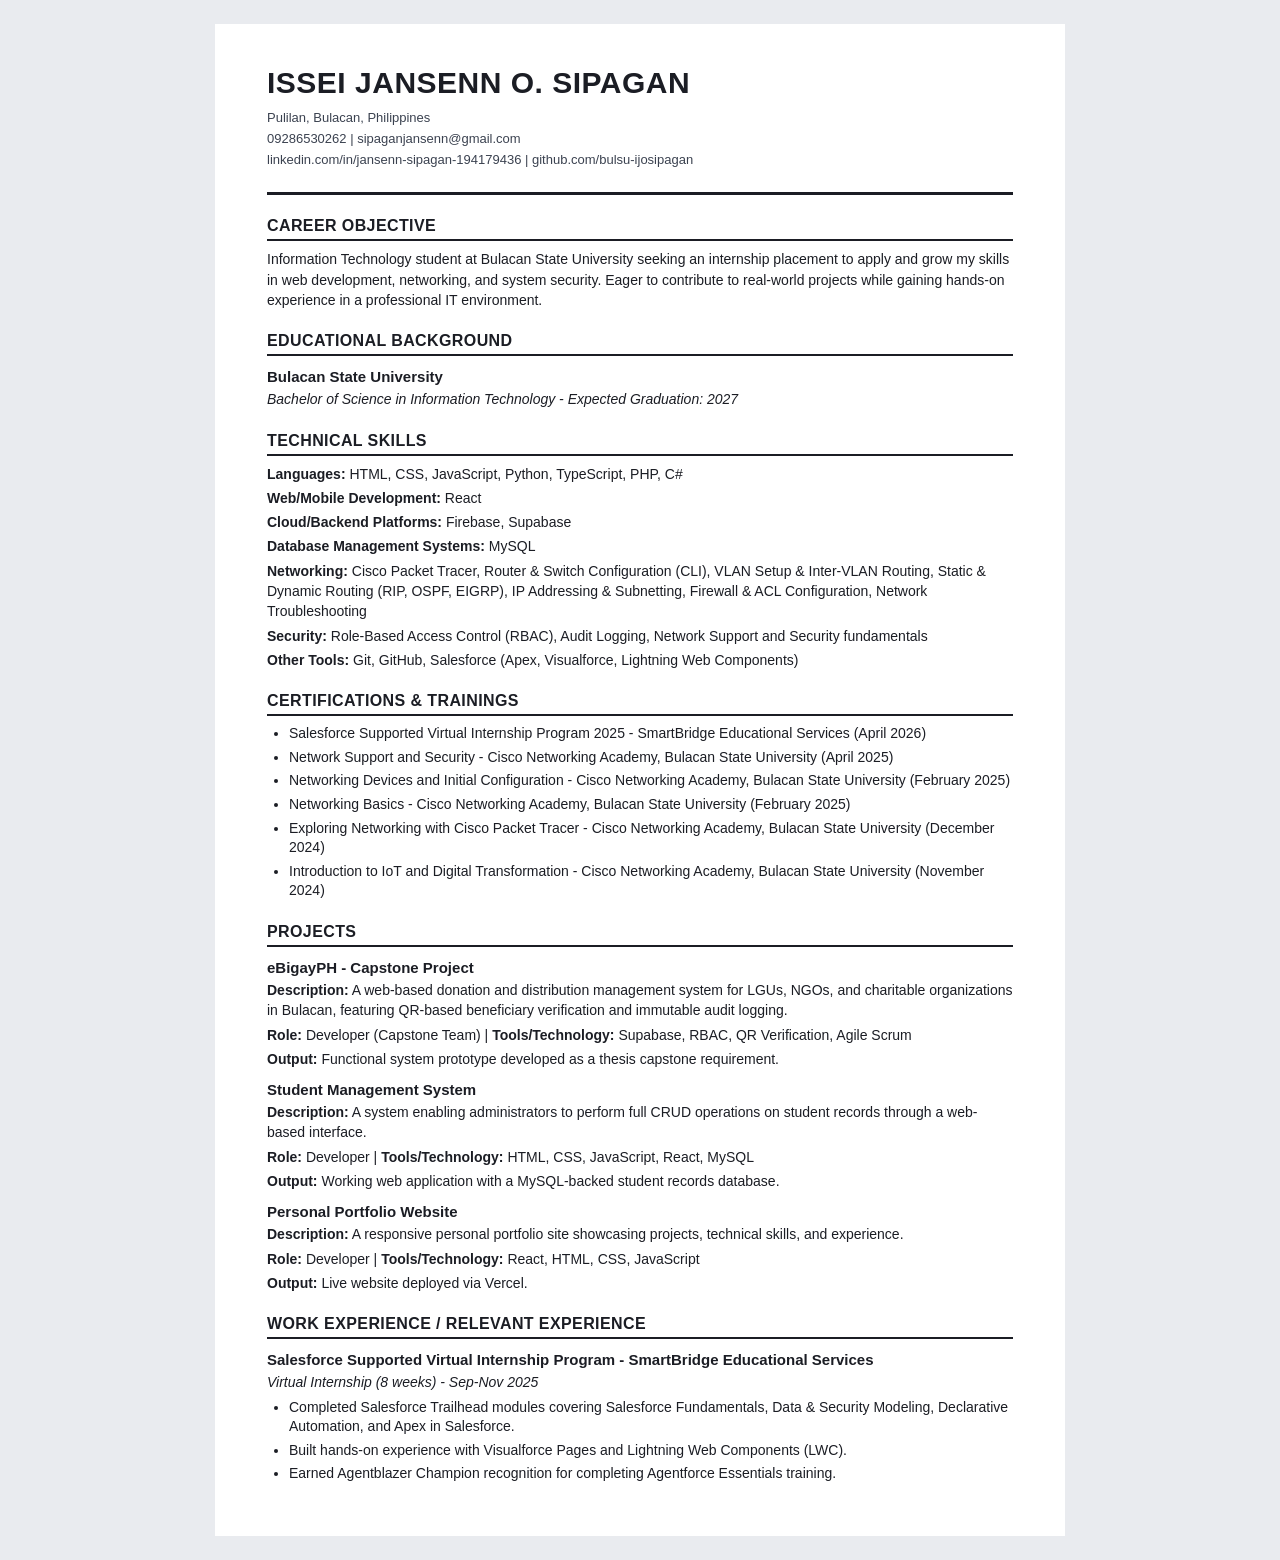
<file: public/resume.html>
<!doctype html>
<html lang="en">
  <head>
    <meta charset="utf-8" />
    <meta name="viewport" content="width=device-width, initial-scale=1" />
    <title>Issei Jansenn O. Sipagan - Resume</title>
    <style>
      :root {
        color: #1b1d24;
        font-family: Arial, sans-serif;
      }
      body {
        margin: 0;
        background: #e9ebef;
      }
      main {
        max-width: 850px;
        margin: 24px auto;
        padding: 42px 52px;
        background: #fff;
        box-sizing: border-box;
      }
      header {
        display: flex;
        justify-content: space-between;
        gap: 24px;
        border-bottom: 3px solid #1b1d24;
        padding-bottom: 18px;
      }
      h1 {
        margin: 0 0 8px;
        font-size: 30px;
        letter-spacing: 0.5px;
      }
      h2 {
        margin: 22px 0 8px;
        padding-bottom: 4px;
        border-bottom: 2px solid #1b1d24;
        font-size: 16px;
        letter-spacing: 0.4px;
      }
      h3 {
        margin: 12px 0 3px;
        font-size: 15px;
      }
      p {
        margin: 4px 0;
        line-height: 1.45;
        font-size: 14px;
      }
      .contact {
        color: #3b4250;
        line-height: 1.6;
        font-size: 13px;
      }
      .label {
        font-weight: 700;
      }
      ul {
        margin: 5px 0 0;
        padding-left: 22px;
      }
      li {
        margin: 4px 0;
        font-size: 14px;
        line-height: 1.4;
      }
      .item {
        margin-bottom: 10px;
      }
      @media print {
        body {
          background: #fff;
        }
        main {
          margin: 0;
          padding: 28px 36px;
          max-width: none;
        }
      }
      @media (max-width: 640px) {
        main {
          margin: 0;
          padding: 28px 22px;
        }
        header {
          display: block;
        }
        h1 {
          font-size: 25px;
        }
      }
    </style>
  </head>
  <body>
    <main>
      <header>
        <div>
          <h1>ISSEI JANSENN O. SIPAGAN</h1>
          <p class="contact">
            Pulilan, Bulacan, Philippines<br />09286530262 |
            sipaganjansenn@gmail.com<br />linkedin.com/in/jansenn-sipagan-194179436
            | github.com/bulsu-ijosipagan
          </p>
        </div>
      </header>

      <h2>CAREER OBJECTIVE</h2>
      <p>
        Information Technology student at Bulacan State University seeking an
        internship placement to apply and grow my skills in web development,
        networking, and system security. Eager to contribute to real-world
        projects while gaining hands-on experience in a professional IT
        environment.
      </p>

      <h2>EDUCATIONAL BACKGROUND</h2>
      <div class="item">
        <h3>Bulacan State University</h3>
        <p>
          <em
            >Bachelor of Science in Information Technology - Expected
            Graduation: 2027</em
          >
        </p>
      </div>

      <h2>TECHNICAL SKILLS</h2>
      <p>
        <span class="label">Languages:</span> HTML, CSS, JavaScript, Python, TypeScript,
        PHP, C#
      </p>
      <p><span class="label">Web/Mobile Development:</span> React</p>
      <p>
        <span class="label">Cloud/Backend Platforms:</span> Firebase, Supabase
      </p>
      <p><span class="label">Database Management Systems:</span> MySQL</p>
      <p>
        <span class="label">Networking:</span> Cisco Packet Tracer, Router &amp;
        Switch Configuration (CLI), VLAN Setup &amp; Inter-VLAN Routing, Static
        &amp; Dynamic Routing (RIP, OSPF, EIGRP), IP Addressing &amp;
        Subnetting, Firewall &amp; ACL Configuration, Network Troubleshooting
      </p>
      <p>
        <span class="label">Security:</span> Role-Based Access Control (RBAC),
        Audit Logging, Network Support and Security fundamentals
      </p>
      <p>
        <span class="label">Other Tools:</span> Git, GitHub, Salesforce (Apex,
        Visualforce, Lightning Web Components)
      </p>

      <h2>CERTIFICATIONS &amp; TRAININGS</h2>
      <ul>
        <li>
          Salesforce Supported Virtual Internship Program 2025 - SmartBridge
          Educational Services (April 2026)
        </li>
        <li>
          Network Support and Security - Cisco Networking Academy, Bulacan State
          University (April 2025)
        </li>
        <li>
          Networking Devices and Initial Configuration - Cisco Networking
          Academy, Bulacan State University (February 2025)
        </li>
        <li>
          Networking Basics - Cisco Networking Academy, Bulacan State University
          (February 2025)
        </li>
        <li>
          Exploring Networking with Cisco Packet Tracer - Cisco Networking
          Academy, Bulacan State University (December 2024)
        </li>
        <li>
          Introduction to IoT and Digital Transformation - Cisco Networking
          Academy, Bulacan State University (November 2024)
        </li>
      </ul>

      <h2>PROJECTS</h2>
      <div class="item">
        <h3>eBigayPH - Capstone Project</h3>
        <p>
          <span class="label">Description:</span> A web-based donation and
          distribution management system for LGUs, NGOs, and charitable
          organizations in Bulacan, featuring QR-based beneficiary verification
          and immutable audit logging.
        </p>
        <p>
          <span class="label">Role:</span> Developer (Capstone Team) |
          <span class="label">Tools/Technology:</span> Supabase, RBAC, QR
          Verification, Agile Scrum
        </p>
        <p>
          <span class="label">Output:</span> Functional system prototype
          developed as a thesis capstone requirement.
        </p>
      </div>
      <div class="item">
        <h3>Student Management System</h3>
        <p>
          <span class="label">Description:</span> A system enabling
          administrators to perform full CRUD operations on student records
          through a web-based interface.
        </p>
        <p>
          <span class="label">Role:</span> Developer |
          <span class="label">Tools/Technology:</span> HTML, CSS, JavaScript,
          React, MySQL
        </p>
        <p>
          <span class="label">Output:</span> Working web application with a
          MySQL-backed student records database.
        </p>
      </div>
      <div class="item">
        <h3>Personal Portfolio Website</h3>
        <p>
          <span class="label">Description:</span> A responsive personal
          portfolio site showcasing projects, technical skills, and experience.
        </p>
        <p>
          <span class="label">Role:</span> Developer |
          <span class="label">Tools/Technology:</span> React, HTML, CSS,
          JavaScript
        </p>
        <p>
          <span class="label">Output:</span> Live website deployed via Vercel.
        </p>
      </div>

      <h2>WORK EXPERIENCE / RELEVANT EXPERIENCE</h2>
      <div class="item">
        <h3>
          Salesforce Supported Virtual Internship Program - SmartBridge
          Educational Services
        </h3>
        <p><em>Virtual Internship (8 weeks) - Sep-Nov 2025</em></p>
        <ul>
          <li>
            Completed Salesforce Trailhead modules covering Salesforce
            Fundamentals, Data &amp; Security Modeling, Declarative Automation,
            and Apex in Salesforce.
          </li>
          <li>
            Built hands-on experience with Visualforce Pages and Lightning Web
            Components (LWC).
          </li>
          <li>
            Earned Agentblazer Champion recognition for completing Agentforce
            Essentials training.
          </li>
        </ul>
      </div>
    </main>
  </body>
</html>
</file>
